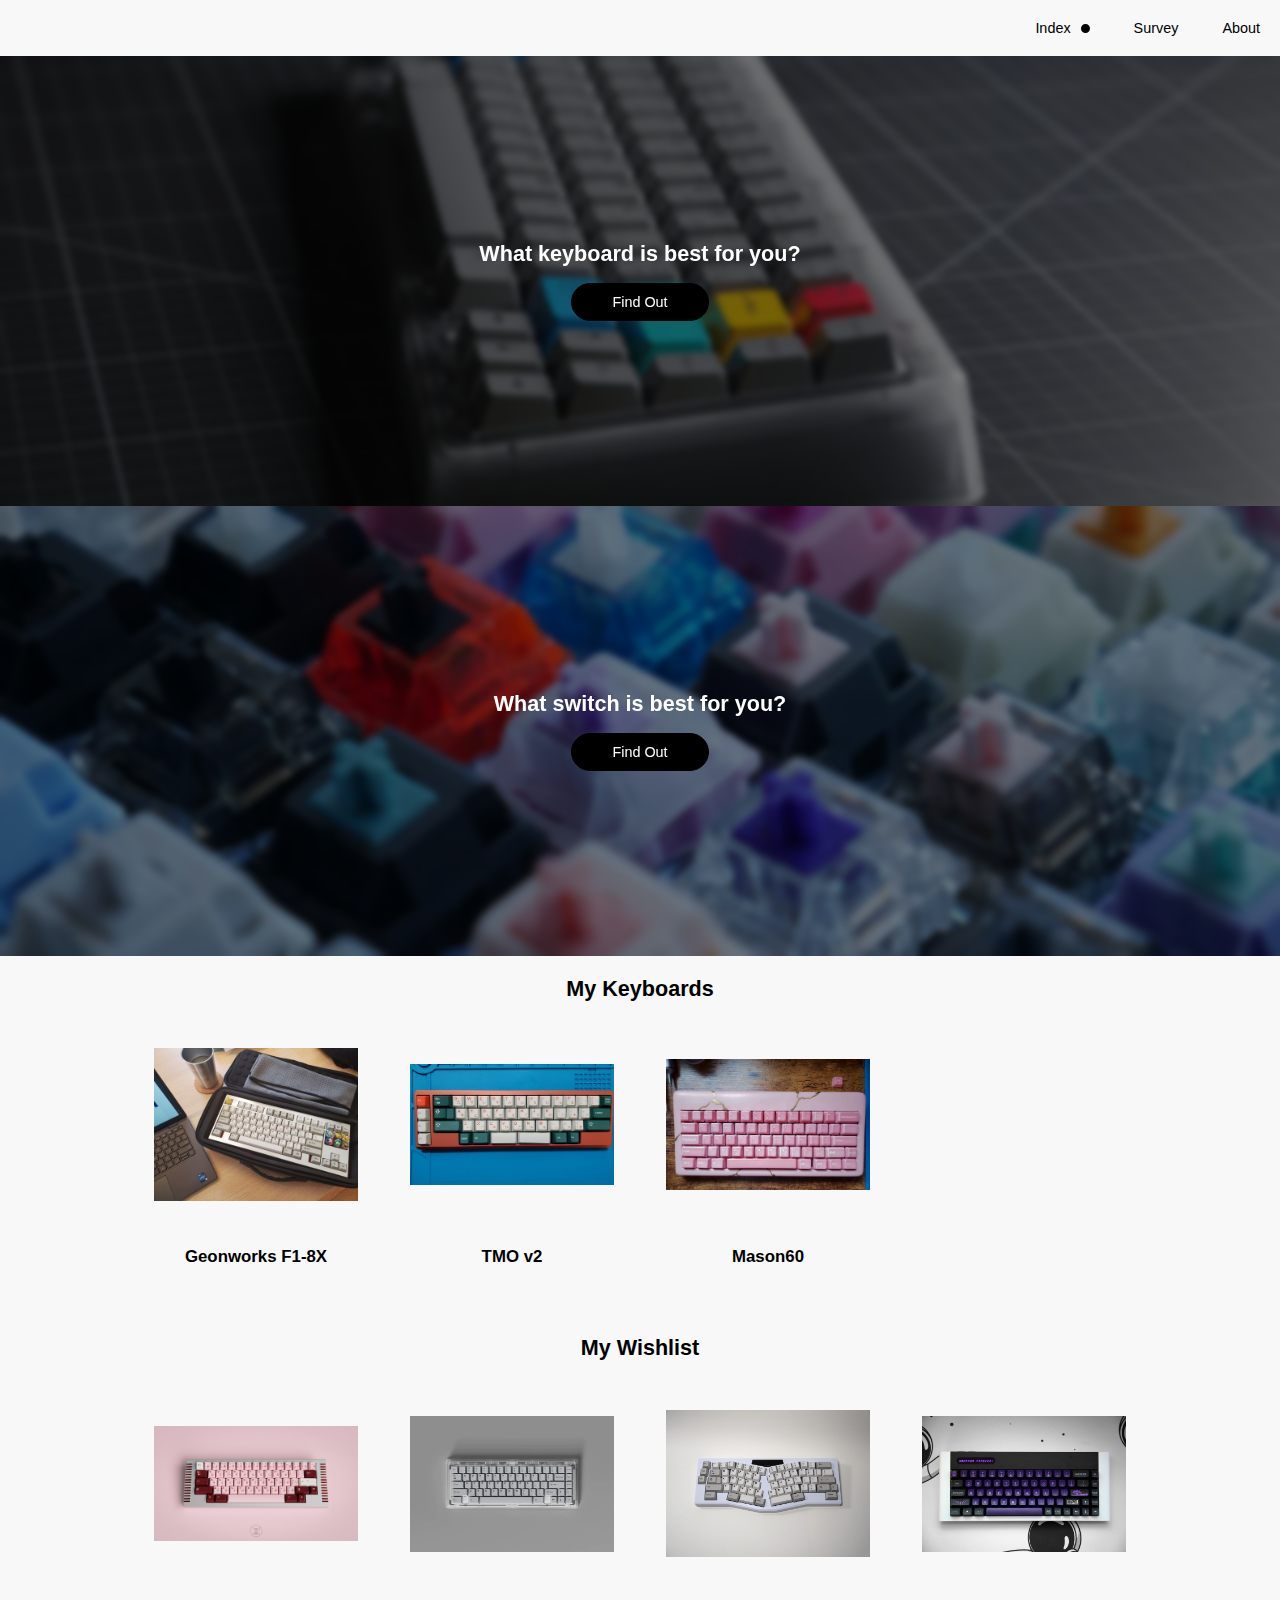
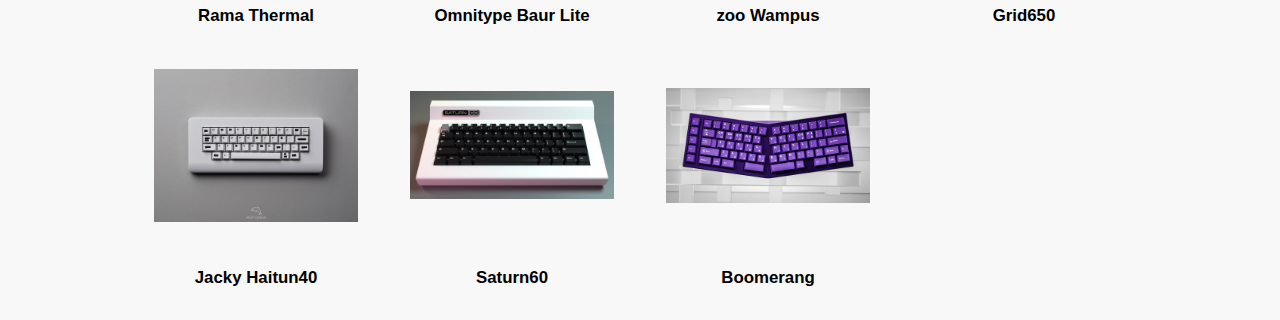
<file: index.html>
<!DOCTYPE html>
<html lang="en">
<head>
  <meta charset="UTF-8">
  <meta name="viewport" content="width=device-width, initial-scale=1.0">
  <!-- <link rel="stylesheet" href="/css/reset.css"> -->
  <link rel="stylesheet" href="dist/css/lightbox.css">
  <link rel="stylesheet" href="css/style.css">
  <link rel="stylesheet" href="https://cdnjs.cloudflare.com/ajax/libs/font-awesome/6.4.2/css/all.min.css" crossorigin="anonymous">
  <script src="js/script.js" defer></script>

  <title>Index</title> 
</head>
<body>

    <div id="before-nav">
        <i aria-label="open-nav" class="fa-solid fa-bars fa-lg"></i>
    </div>
    <nav class="drawer_content">
        <div id="nav-top">
            <i aria-label="close-nav" class="fa-solid fa-xmark fa-lg"></i>
        </div>
        
        <div id="nav-bottom">
            <ul>
                <li class="item-1 active"><div class="icon"></div><a href="index.html">Index<div class="active-icon"></div></a></li>
                <li class="item-2"><div class="icon"></div><a href="survey.html">Survey</a></li>
                <li class="item-3"><div class="icon"></div><a href="about.html">About</a></li>
            </ul>
        </div>
    </nav>

    <main>
        <div id="surveys">
            <div class="large" id="keyboard">
                <div class="first-content">
                    <h2>What keyboard is best for you?</h2>
                    <br>
                    <a class="button" href="survey.html">Find Out</a>
                </div>
            </div>
            <div class="large" id="switches">
                <div class="first-content">
                    <h2>What switch is best for you?</h2>
                    <br>
                    <a class="button" href="https://www.youtube.com/watch?v=dQw4w9WgXcQ">Find Out</a>
                </div>
            </div>
        </div>

        <h2>My Keyboards</h2>

        <div class="favorite">
            <a href="images/f1-8x.jpg" target="_blank" data-lightbox="mine" data-title="Geonworks F1-8x">
                <img src="images/f1-8x.jpg" alt="Raw metal keyboard with beige keycaps">
                <h3>Geonworks F1-8X</h3>
            </a>
            <a href="images/tmo.jpg" target="_blank" data-lightbox="mine" data-title="tmo v2">
                <img src="images/tmo.jpg" alt="Orange keyboard">
                <h3>TMO v2</h3>
            </a>
            <a href="images/mason60.jpg" target="_blank" data-lightbox="mine" data-title="Mason60">
                <img src="images/mason60.jpg" alt="Pink keyboard">
                <h3>Mason60</h3>
            </a>
        </div>
        <br>
        <br>
        <h2>My Wishlist</h2>

        <div class="favorite">
            <a href="images/thermal_darling.jpg" target="_blank" data-lightbox="favorite" data-title="Rama Thermal">
                <img src="images/thermal_darling.jpg" alt="Silver keyboard with pink keycaps">
                <h3>Rama Thermal</h3>
            </a>
            <a href="images/bauer_lite.webp" target="_blank" data-lightbox="favorite" data-title="Baur Lite">
                <img src="images/bauer_lite.webp" alt="Polycarbonate keyboard with grey keycaps">
                <h3>Omnitype Baur Lite</h3>
            </a>
            <a href="images/wampus_alice.png" target="_blank" data-lightbox="favorite" data-title="Wampus">
                <img src="images/wampus_alice.png" alt="White keyboard">
                <h3>zoo Wampus</h3>
            </a>
            <a href="images/grid650.jpg" target="_blank" data-lightbox="favorite" data-title="Grid650">
                <img src="images/grid650.jpg" alt="White keyboard with purple keycaps">
                <h3>Grid650</h3>
            </a>
            <a href="images/haitun40.jpg" target="_blank" data-lightbox="favorite" data-title="Haitun40">
                <img src="images/haitun40.jpg" alt="White keyboard with white keycaps">
                <h3>Jacky Haitun40</h3>
            </a>
            <a href="images/saturn60.jpg" target="_blank" data-lightbox="favorite" data-title="Saturn60">
                <img src="images/saturn60.jpg" alt="White keyboard with black keycaps">
                <h3>Saturn60</h3>
            </a>
            <a href="images/boomerang.png" target="_blank" data-lightbox="favorite" data-title="Boomerang">
                <img src="images/boomerang.png" alt="Purple keyboard with purple keycaps">
                <h3>Boomerang</h3>
            </a>
        </div>
        <br>
        <!-- <div id="switches">
            <h2>Comming Soon</h2>
            <h3>What switch is best for you?</h3>
        </div>
        <div id="vendors">
            <h2>Vendors</h2>
            <a target="_blank" href="https://novelkeys.com/"><img src="/images/novelkeys_logo.webp" alt="novelkeys-logo"></a>
            <a target="_blank" href="https://omnitype.com/"><img src="/images/omnitype_logo.webp" alt="omnitype-logo"></a>
            <a target="_blank" href="https://drop.com/home"><img src="/images/drop_logo.jpg" alt="drop-logo"></a>
            <a target="_blank" href=""><img src="" alt=""></a>
        </div> -->

    </main>
    <script src="dist/js/lightbox-plus-jquery.js"></script>
    <script>
        lightbox.option({
            'resizeDuration': 1000,
            'wrapAround': true,
        })
    </script>
</body>
</html>
</file>
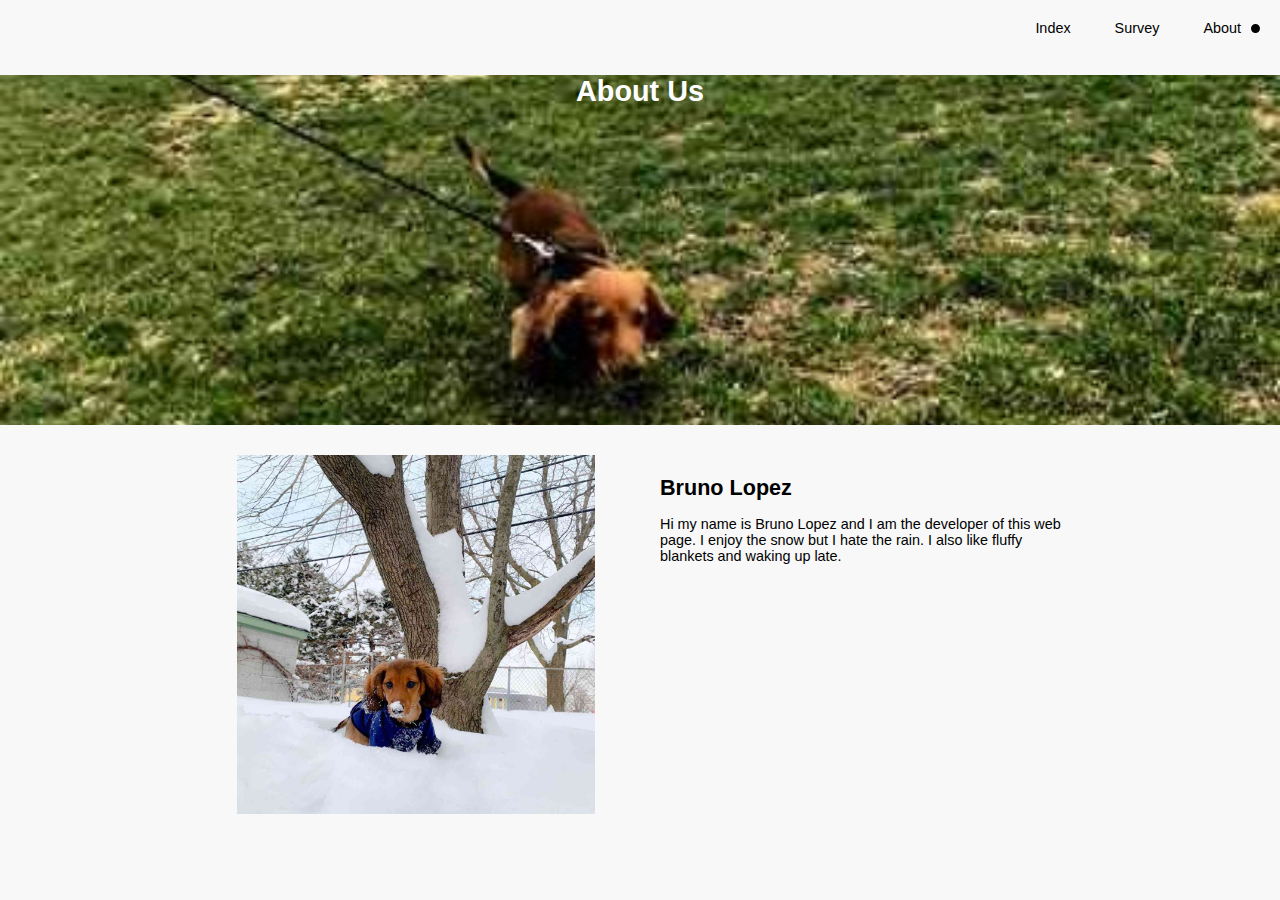
<file: about.html>
<!DOCTYPE html>
<html lang="en">
<head>
  <meta charset="UTF-8">
  <meta name="viewport" content="width=device-width, initial-scale=1.0">
  <!-- <link rel="stylesheet" href="/css/reset.css"> -->
  <link rel="stylesheet" href="dist/css/lightbox.css">
  <link rel="stylesheet" href="css/style.css">
  <link rel="stylesheet" href="https://cdnjs.cloudflare.com/ajax/libs/font-awesome/6.4.2/css/all.min.css" crossorigin="anonymous">
  <script src="js/script.js" defer></script>

  <title>About Us</title> 
</head>
<body>

    <div id="before-nav">
        <i aria-label="open-nav" class="fa-solid fa-bars fa-lg"></i>
    </div>
    <nav class="drawer_content">
        <div id="nav-top">
            <i aria-label="close-nav" class="fa-solid fa-xmark fa-lg"></i>
        </div>
        
        <div id="nav-bottom">
            <ul>
                <li class="item-1"><div class="icon"></div><a href="index.html">Index</a></li>
                <li class="item-2"><div class="icon"></div><a href="survey.html">Survey</a></li>
                <li class="item-3 active"><div class="icon"></div><a href="about.html">About<div class="active-icon"></div></a></li>
            </ul>
        </div>
    </nav>

    <main>
        <div id="about-main">
            <div id="first-content">
                <h1>About Us</h1>
            </div>
        </div>
        <div class="profile">
            <img src="images/bruno_snow.jpg" alt="dog in the snow">
            <div class="description">
            <h2>Bruno Lopez</h2>
            <p>Hi my name is Bruno Lopez and I am the developer of this web page. I enjoy the snow but I hate the rain. I also like fluffy blankets and waking up late.</p>
            </div>
        </div>
    </main>
</body>
</html>
</file>
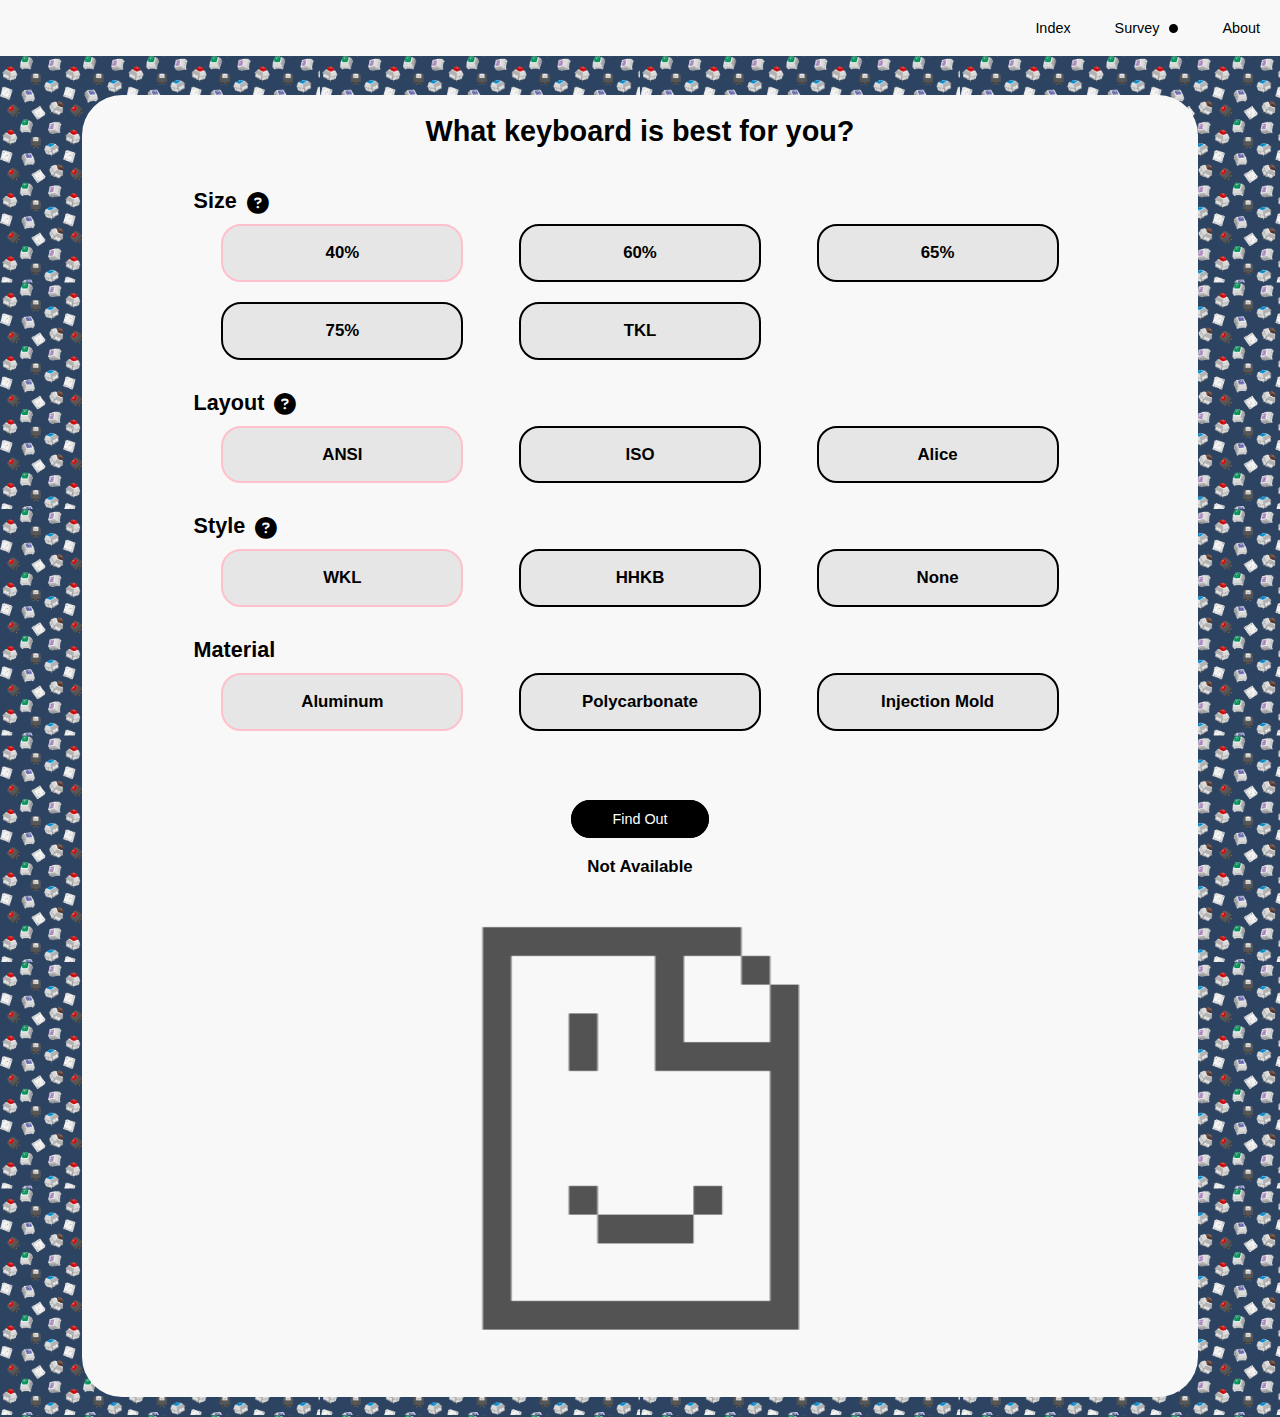
<file: survey.html>
<!DOCTYPE html>
<html lang="en">
<head>
  <meta charset="UTF-8">
  <meta name="viewport" content="width=device-width, initial-scale=1.0">
  <link rel="stylesheet" href="css/style.css">
  <link rel="stylesheet" href="https://cdnjs.cloudflare.com/ajax/libs/font-awesome/6.4.2/css/all.min.css" crossorigin="anonymous">
  <script src="js/script.js" defer></script>
  <script src="js/survey.js" defer></script>

  <title>Survey</title>
</head>
<body>

    <div id="before-nav">
        <i aria-label="open-nav" class="fa-solid fa-bars fa-lg"></i>
    </div>
    <nav class="drawer_content">
        <div id="nav-top">
            <i aria-label="close-nav" class="fa-solid fa-xmark fa-lg"></i>
        </div>
        
        <div id="nav-bottom">
            <ul>
                <li class="item-1"><div class="icon"></div><a href="index.html">Index</a></li>
                <li class="item-2 active"><div class="icon"></div><a href="survey.html">Survey<div class="active-icon"></div></a></li>
                <li class="item-3"><div class="icon"></div><a href="about.html">About</a></li>
            </ul>
        </div>
    </nav>

    <main id="survey">
        <div id="content">
            <h1>What keyboard is best for you?</h1>
            <div class="category" id="size">
                <h2>Size</h2><i class="fa-solid fa-circle-question fa-xl"></i><p>The percentage from a full keyboard</p>
                <div class="cards">
                    <div class="card active-card">
                        <h3>40%</h3>
                        <!-- <img src="/images/40_keyboard.jpg" alt="40 percent keyboard on a table"> -->
                    </div>
                    <div class="card">
                        <h3>60%</h3>
                        <!-- <img src="" alt=""> -->
                    </div>
                    <div class="card">
                        <h3>65%</h3>
                        <!-- <img src="" alt=""> -->
                    </div>
                    <div class="card">
                        <h3>75%</h3>
                        <!-- <img src="" alt=""> -->
                    </div>
                    <!-- <div class="card">
                        <h3>F-row less</h3>
                        <img src="" alt="">
                    </div> -->
                    <div class="card">
                        <h3>TKL</h3>
                        <!-- <img src="" alt=""> -->
                    </div>
                    <!-- <div class="card">
                        <h3>1800</h3>
                        <img src="" alt="">
                    </div> -->
                </div>
            </div>
            <div class="category" id="layout">
                <h2>Layout</h2><i class="fa-solid fa-circle-question fa-xl"></i><p>ANSI: regular enter key, ISO: blocky enter key, Alice: Ergo</p>
                <div class="cards">
                    <div class="card active-card">
                        <h3>ANSI</h3>
                        <!-- <img src="" alt=""> -->
                    </div>
                    <div class="card">
                        <h3>ISO</h3>
                        <!-- <img src="" alt=""> -->
                    </div>
                    <div class="card">
                        <h3>Alice</h3>
                        <!-- <img src="" alt=""> -->
                    </div>
                </div>
            </div>
            <div class="category" id="style">
                <h2>Style</h2><i class="fa-solid fa-circle-question fa-xl"></i><p>WKL: Window Key Less, HHKB: removes ctrl on boths sides bottom row</p>
                <div class="cards">
                    <div class="card active-card">
                        <h3>WKL</h3>
                        <!-- <img src="" alt=""> -->
                    </div>
                    <div class="card">
                        <h3>HHKB</h3>
                        <!-- <img src="" alt=""> -->
                    </div>
                    <div class="card">
                        <h3>None</h3>
                        <!-- <img src="" alt=""> -->
                    </div>
                </div>
            </div>
            <div class="category" id="material">
                <h2>Material</h2>
                <div class="cards">
                    <div class="card active-card">
                        <h3>Aluminum</h3>
                        <!-- <img src="" alt=""> -->
                    </div>
                    <div class="card">
                        <h3>Polycarbonate</h3>
                        <!-- <img src="" alt=""> -->
                    </div>
                    <div class="card">
                        <h3>Injection Mold</h3>
                        <!-- <img src="" alt=""> -->
                    </div>
                </div>
            </div>
            <!-- <div class="category" id="mounting-system">
                <h2>Mounting System <i class="fa-solid fa-circle-question"></i></h2>
                <div id="cards">
                    <div class="card active-card">
                        <h3>Top Mount</h3>
                        <img src="" alt="">
                    </div>
                    <div class="card">
                        <h3>Bottom Mount</h3>
                        <img src="" alt="">
                    </div>
                    <div class="card">
                        <h3>Gasket Mount</h3>
                        <img src="" alt="">
                    </div>
                    <div class="card">
                        <h3>Leaf Mount</h3>
                        <img src="" alt="">
                    </div>
                    <div class="card">
                        <h3>Burger Mount</h3>
                        <img src="" alt="">
                    </div>
                    <div class="card">
                        <h3>Don't Care</h3>
                        <img src="" alt="">
                    </div>
                </div>
            </div> -->
            <div id="result">
                <a class="button">Find Out</a>
                
                <div id="result-compiled">
                    <h3>Not Available</h3>
                    <img loading="lazy" src="images/not_available.png" alt="not available">
                </div>
            </div>
        </div>
    </main>

</body>
</html>
</file>
<file: css/style.css>
/* Nav bar */
ul {
    margin-block-start: 0px;
    margin-block-end: 0px;
    padding-inline-start: 0px;
}

li {
    display: block;
    padding: 20px;
    border: 2px solid black;
    border-top: 0px;
    border-left: 0px;
    border-right: 0px;
}

li.item-1 {
    border: 2px solid black;
    border-left: 0px;
    border-right: 0px;
}

nav a {
    text-decoration: none;
    color: black;
}

nav {
    border: 2px solid black;
}

.is-open.drawer_content {
    visibility: visible;
    transform: translate3d(0, 0, 0);
    transition: transform 0.3s ease;
}

.drawer_content {
    position: fixed;
    visibility: hidden;
    z-index: 2000;
    top: 0;
    left: 0;
    height: 100%;
    max-width: 450px;
    width: 100%;
    background: rgb(248,248,248);
    transform: translate3d(-100%, 0, 0);
    transition: transform 0.3s ease, visibility 0s linear 1s;
    display: flex;    
    flex-direction: column;
}

div.active-icon {
    display: inline-block;
    width: 5px;
    height: 5px;
    border: 2px solid black;
    background-color: black ;
    border-radius: 100%;
    margin-left: 10px;
    animation-name: icon-transformation;
    animation-duration: 3s;
    animation-iteration-count: infinite;
}

@keyframes icon-transformation {
    0% {border-radius: 90%;}
    50% {border-radius: 0%;}
    100% {border-radius: 90%;}
}

.icon {
    display: none;
    visibility: hidden;
    width: 5px;
    height: 5px;
    border: 2px solid black;
    background-color: black;
    border-radius: 100%;
    margin-left: 10px;
}

li:hover .icon {
    display: inline-block;
    visibility: visible;
    animation-name: icon-transformation;
    animation-duration: 3s;
    animation-iteration-count: infinite;
    margin-right: 10px;
}

nav.is-open.drawer_content + main {
    filter: blur(8px);
}

div#before-nav {
    margin: 0px 10px;
}

i.fa-bars {
    margin: 20px auto;
}

i.fa-xmark {
    margin: 0px 0px 0px 95%;
}


body {
    background-color: rgb(248,248,248);
    font-family: interstate, sans-serif;
    font-size: 0.9rem;
}


/* Index */
div#surveys {
    display: grid;
    grid-template-columns: 1fr;
}

div#keyboard {
    height: 450px;
    background: url(../images/index_background.webp) no-repeat center;
    background-size: cover;
}

div#switches {
    height: 450px;
    background: url(../images/index_background2.webp) no-repeat center;
    background-size: cover;
}

div.first-content {
    background-color: rgba(0, 0, 0, 0.5);
    backdrop-filter: blur(3px);
    height: 100%;
    width: 100%;
    display: flex;
    align-items: center;
    justify-content: center;
    flex-direction: column;
}

div.large h2 {
    color: white;
    text-align: center;
}

.button {
    background-color: black;
    color: white;
    border-radius: 40px;
    border: 1px solid black;
    text-decoration: none;
    padding: 10px 40px;
}

main > h2 {
    padding: 20px;
    text-align: center;
}

div.favorite {
    width: 80%;
    margin: auto;
    text-align: center;
    display: grid;
    grid-template-columns: 1fr 1fr;
}

div.favorite div {
    padding: 20px;
}

div.favorite img {
    object-fit: contain;
}
div.favorite a{
    text-decoration: none;
    color: black;
}

/* Survey */
main#survey {
    background: url(../images/mechanical_switches.webp);
    background-size: 25%;
    padding: 20px;
}

div#content {
    background-color: rgb(248,248,248);
    /* backdrop-filter: blur(1px); */
    border-radius: 40px;
    margin: auto;
    width: 90%;
}


div#content h1 {
    text-align: center;
    padding: 20px;
}

div.category {
    width: 80%;
    margin: 20px auto;

}

div.cards {
    display: grid;
    grid-template-columns: 1fr 1fr;
    align-self: center;
    justify-items: center;
}

div.card {
    width: 80%;
    background-color: rgba(112 112 112 / 13%);
    border: 2px solid black;
    border-radius: 20px;
    margin: 10px;
    text-align: center;
}

div.card img {
    width: 50px;
}

div#result {
    padding: 50px;
    text-align: center;
}

div.active-card {
    border: 2px solid pink;
}


div#result-compiled img {
    max-width: 400px;
    width: 80%;
    aspect-ratio: auto;
}

div.category h2 {
    display: inline-block;
}

div.category i:hover + p {
    display: block;

}

div.category i {
    margin: 0px 10px;
}

div.category p {
    position: relative;
    display: none;
    background-color: rgb(190, 190, 190);
    z-index: 0;
    padding: 5px;
    border-radius: 10px;
}

/* About Us */
body {
    margin: 0px;
}

#about-main {
    height: 350px;
    width: 100%;
    background: url(../images/bruno_millenium.jpg) no-repeat center;
    background-size: cover;
}

#about-main h1 {
    text-align: center;
    position: relative;
    color: white;
}

.profile {
    padding: 30px;
    width: 70%;
    margin: auto;
    display: grid;
    grid-template-columns: 1fr;
}

h2 {
    margin-block-start: 0px;
    margin-block-end: 0px;
}

img {
    aspect-ratio: 1/1;
    object-fit: cover;
    width: 80%;
    margin: auto;
}

div#vendors {
    margin: auto;
    display: grid;
    grid-template-columns: 1fr;
}

div#vendors a {
    width: 40%;
    margin: 2px auto;
}

div#vendors a img {
    aspect-ratio: auto;
    width: 100%;
}

.description {
    padding: 20px;
}

div#result-compiled h3 {
    margin: 30px;
}
    
@media (prefers-reduced-motion: reduce) {

}

@media (min-width: 760px) {
    .profile {
        grid-template-columns: 1fr 1fr;
    }

    div.favorite {
        grid-template-columns: 1fr 1fr 1fr;
    }

}

@media (min-width: 992px) {
    div.favorite {
        grid-template-columns: 1fr 1fr 1fr 1fr;
    }

    div.cards {
        grid-template-columns: 1fr 1fr 1fr;
    }

    /* Nav bar */
    li {
        display: inline-block;
        padding: 20px;
        border: none;
    }

    li.item-1 {
        border: none;
    }

    nav {
        border: none;
    }

    nav ul {
        display: block;
        width: auto;
        text-align: right;
    }

    nav.is-open.drawer_content + main {
        filter: unset;
    }


    nav.drawer_content {
        display: block;
        visibility: unset;
        position: unset;
        height: auto;
        transform: translate3d(0, 0, 0);
        transition: transform 0.3s ease;
        width: 100%;
        max-width: unset;    
    }

    @keyframes icon-transformation {
        0% {border-radius: 90%;}
        50% {border-radius: 0%;}
        100% {border-radius: 90%;}
    }

    div#before-nav {
        display: none;
    }

    div#nav-top {
        display: none;
    }
}
</file>
